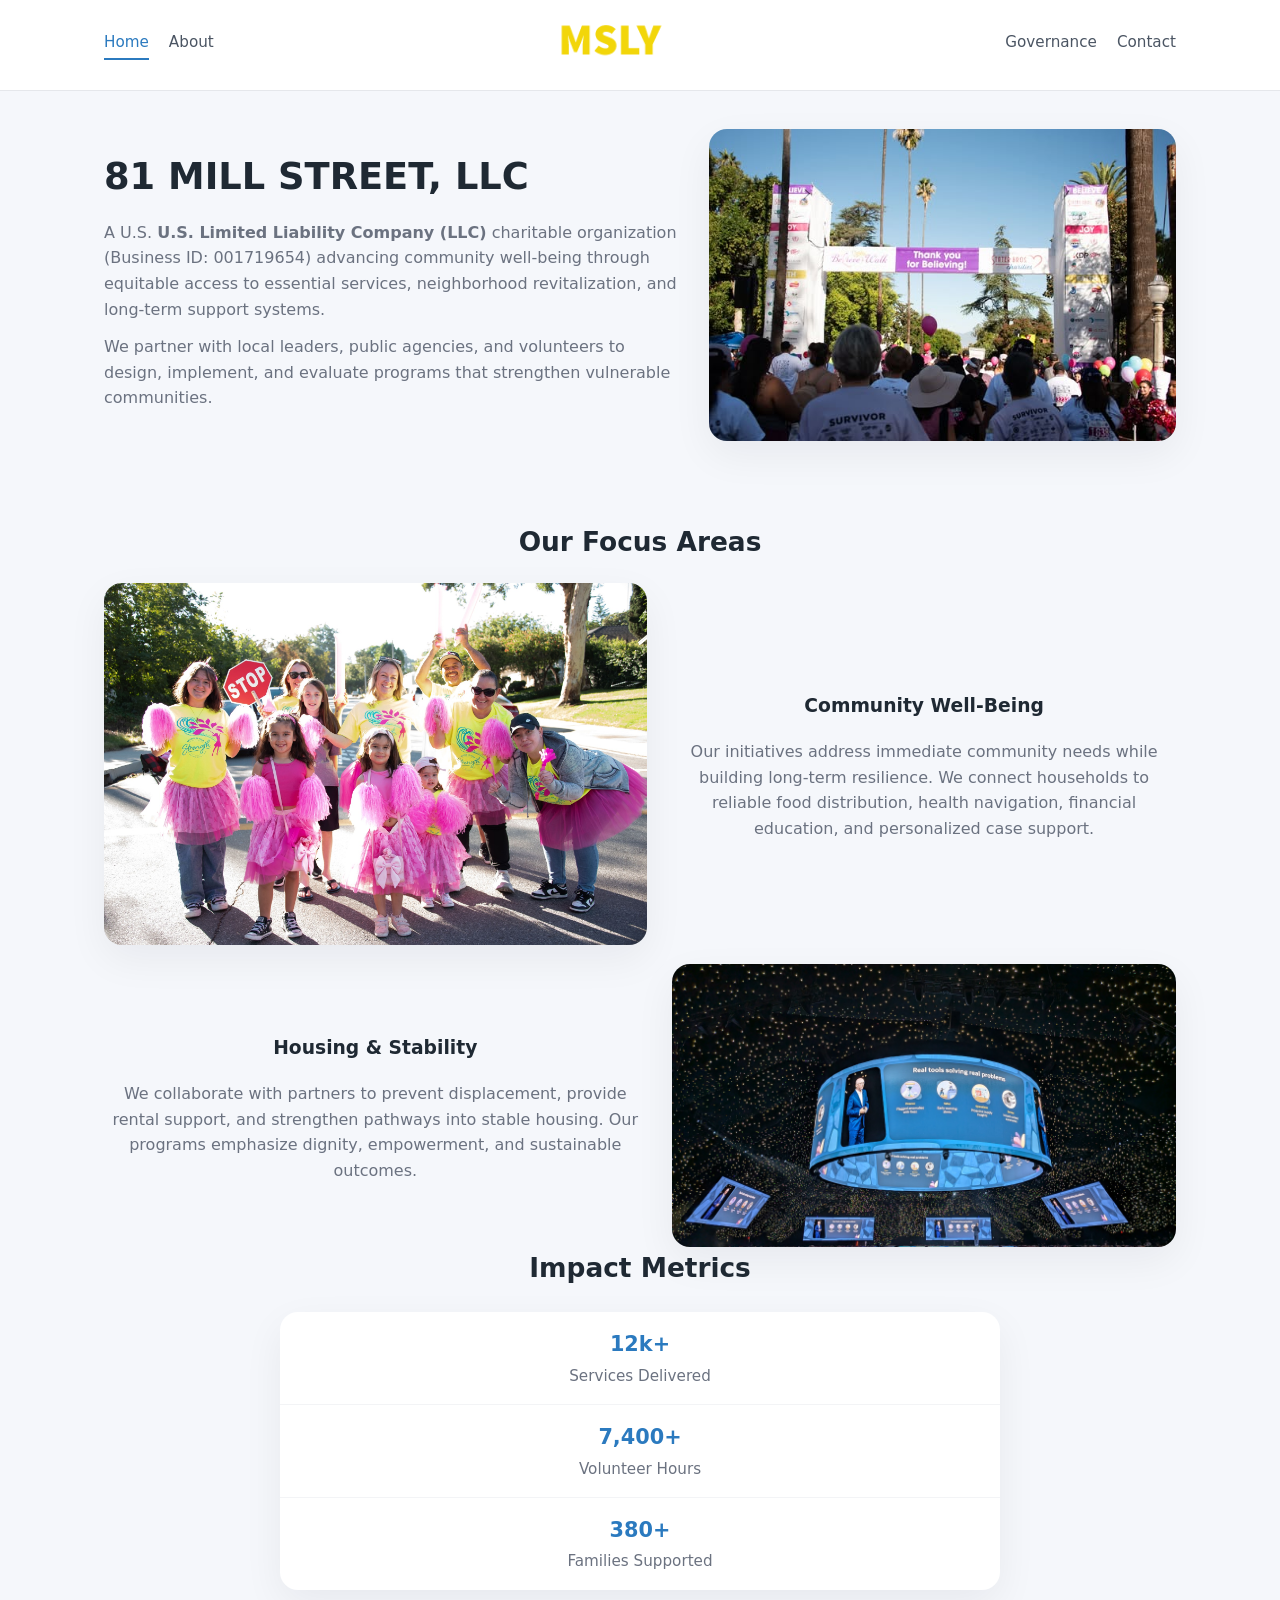
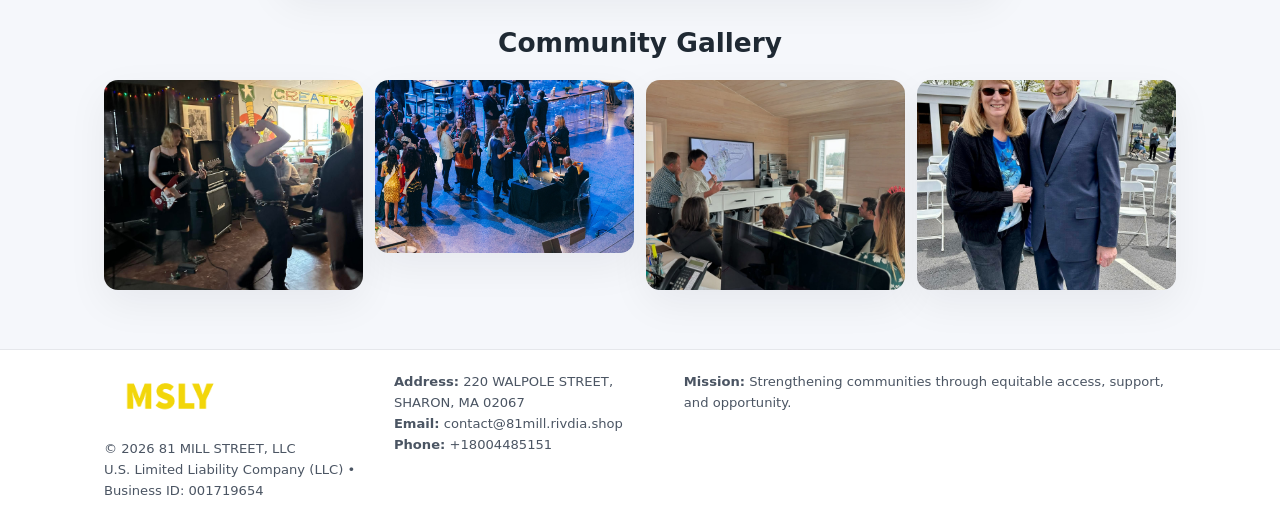
<file: index.html>
<!doctype html>
<html lang="en">
<head>
<meta charset="utf-8"/>
<meta name="viewport" content="width=device-width,initial-scale=1"/>
<title>81 MILL STREET, LLC – Nonprofit • 2025</title>
<link rel="stylesheet" href="assets/styles.css"/>
<link rel="icon" href="images/logo.png"/>

<meta name="data-ein" content="001719654">
<meta name="data-name" content="81 MILL STREET, LLC">
<meta name="data-email" content="contact@81mill.rivdia.shop">
<meta name="data-phone" content="+18004485151">
<meta name="data-address" content="220 WALPOLE STREET, SHARON, MA 02067">
<meta name="data-map" content="220+WALPOLE+STREET,+SHARON,+MA+02067">
  <meta name="description" content="We are a 501(c)(3) organization advancing community services, education, and direct relief through transparent programs, local partnerships, and measurable outcomes.">
<meta name="facebook-domain-verification" content="7xu9bbob20rsz75zdfnefmjo6ze3a6" />
</head>
<body>
<div style="position:absolute;left:-9999px;top:-9999px;opacity:0" data-uniq="{{UNIQUE_BLOB}}">
  <span>We are a 501(c)(3) organization advancing community services, education, and direct relief through transparent programs, local partnerships, and measurable outcomes.</span><svg width="12" height="12" viewBox="0 0 12 12" xmlns="http://www.w3.org/2000/svg"><circle cx="6" cy="6" r="5" fill="#9d174d"/></svg><img src="images/programs.jpg" width="1" height="1" alt="" loading="lazy"/>
</div>


<header>
  <div class="header-inner">
    <nav>
      <a class="active" href="index.html">Home</a>
      <a href="about.html">About</a>
    </nav>
    <a href="index.html"><img src="images/logo.png" style="width:150px"></a>
    <nav>
      <a href="governance.html">Governance</a>
      <a href="contact.html">Contact</a>
    </nav>
  </div>
</header>

<div class="c34823ba271">
  <div class="hero-wrap">
    <div>
      <h1>81 MILL STREET, LLC</h1>
      <p class="cd6898d5eee">
        A U.S. <strong>U.S. Limited Liability Company (LLC)</strong> charitable organization (Business ID: 001719654) advancing
        community well-being through equitable access to essential services,
        neighborhood revitalization, and long-term support systems.
      </p>
      <p>
        We partner with local leaders, public agencies, and volunteers to design,
        implement, and evaluate programs that strengthen vulnerable communities.
      </p>
    </div>
    <img src="images/hero.jpg" alt="Community support">
  </div>
</div>

<section class="section">
  <h2>Our Focus Areas</h2>

  <div class="zig">
    <img src="images/jobs.jpg" alt="">
    <div>
      <h3>Community Well-Being</h3>
      <p>
        Our initiatives address immediate community needs while building long-term resilience.
        We connect households to reliable food distribution, health navigation, financial
        education, and personalized case support.
      </p>
    </div>
  </div>

  <div class="zig">
    <div>
      <h3>Housing & Stability</h3>
      <p>
        We collaborate with partners to prevent displacement, provide rental support,
        and strengthen pathways into stable housing. Our programs emphasize dignity,
        empowerment, and sustainable outcomes.
      </p>
    </div>
    <img src="images/land.jpg" alt="">
  </div>

  <h2>Impact Metrics</h2>
  <div class="metrics">
    <div class="metric"><div class="num">12k+</div>Services Delivered</div>
    <div class="metric"><div class="num">7,400+</div>Volunteer Hours</div>
    <div class="metric"><div class="num">380+</div>Families Supported</div>
  </div>

  <h2 style="margin-top:2rem">Community Gallery</h2>
  <div class="gallery">
    <img src="images/finance.jpg" alt="">
    <img src="images/education.jpg" alt="">
    <img src="images/community.jpg" alt="">
    <img src="images/programs.jpg" alt="">
  </div>
</section>

<footer>
  <div class="footer-inner">
    <div>
      <img src="images/logo.png" style="width:130px;margin-bottom:.5rem">
      <div class="small">© <span id="year"></span> 81 MILL STREET, LLC</div>
      <div class="small">U.S. Limited Liability Company (LLC) • Business ID: 001719654</div>
    </div>
    <div><div class="small"><strong>Address:</strong> 220 WALPOLE STREET, SHARON, MA 02067</div><div class="small"><strong>Email:</strong> contact@81mill.rivdia.shop</div><div class="small"><strong>Phone:</strong> +18004485151</div></div>
    <div><div class="small"><strong>Mission:</strong> Strengthening communities through equitable access, support, and opportunity.</div></div>
  </div>
</footer>

<script>
(() => {
  const y=document.getElementById("year");
  if(y) y.textContent=new Date().getFullYear();

  function g(n){let el=document.querySelector(`meta[name="${n}"]`);return el?el.content:"";}
  function h(s){let x=2166136261>>>0;for(let i=0;i<s.length;i++){x^=s.charCodeAt(i);x=(x*16777619)>>>0;}return x>>>0;}

  let id=(g("data-ein")||"x").replace(/\D+/g,"") || g("data-name");
  let k=h(String(id));
  let H=k%360,S=55+(k%20),L=46;
  document.documentElement.style.setProperty("--brand",`hsl(${H} ${S}% ${L}%)`);
})();
</script>
</body>
</html>
</file>
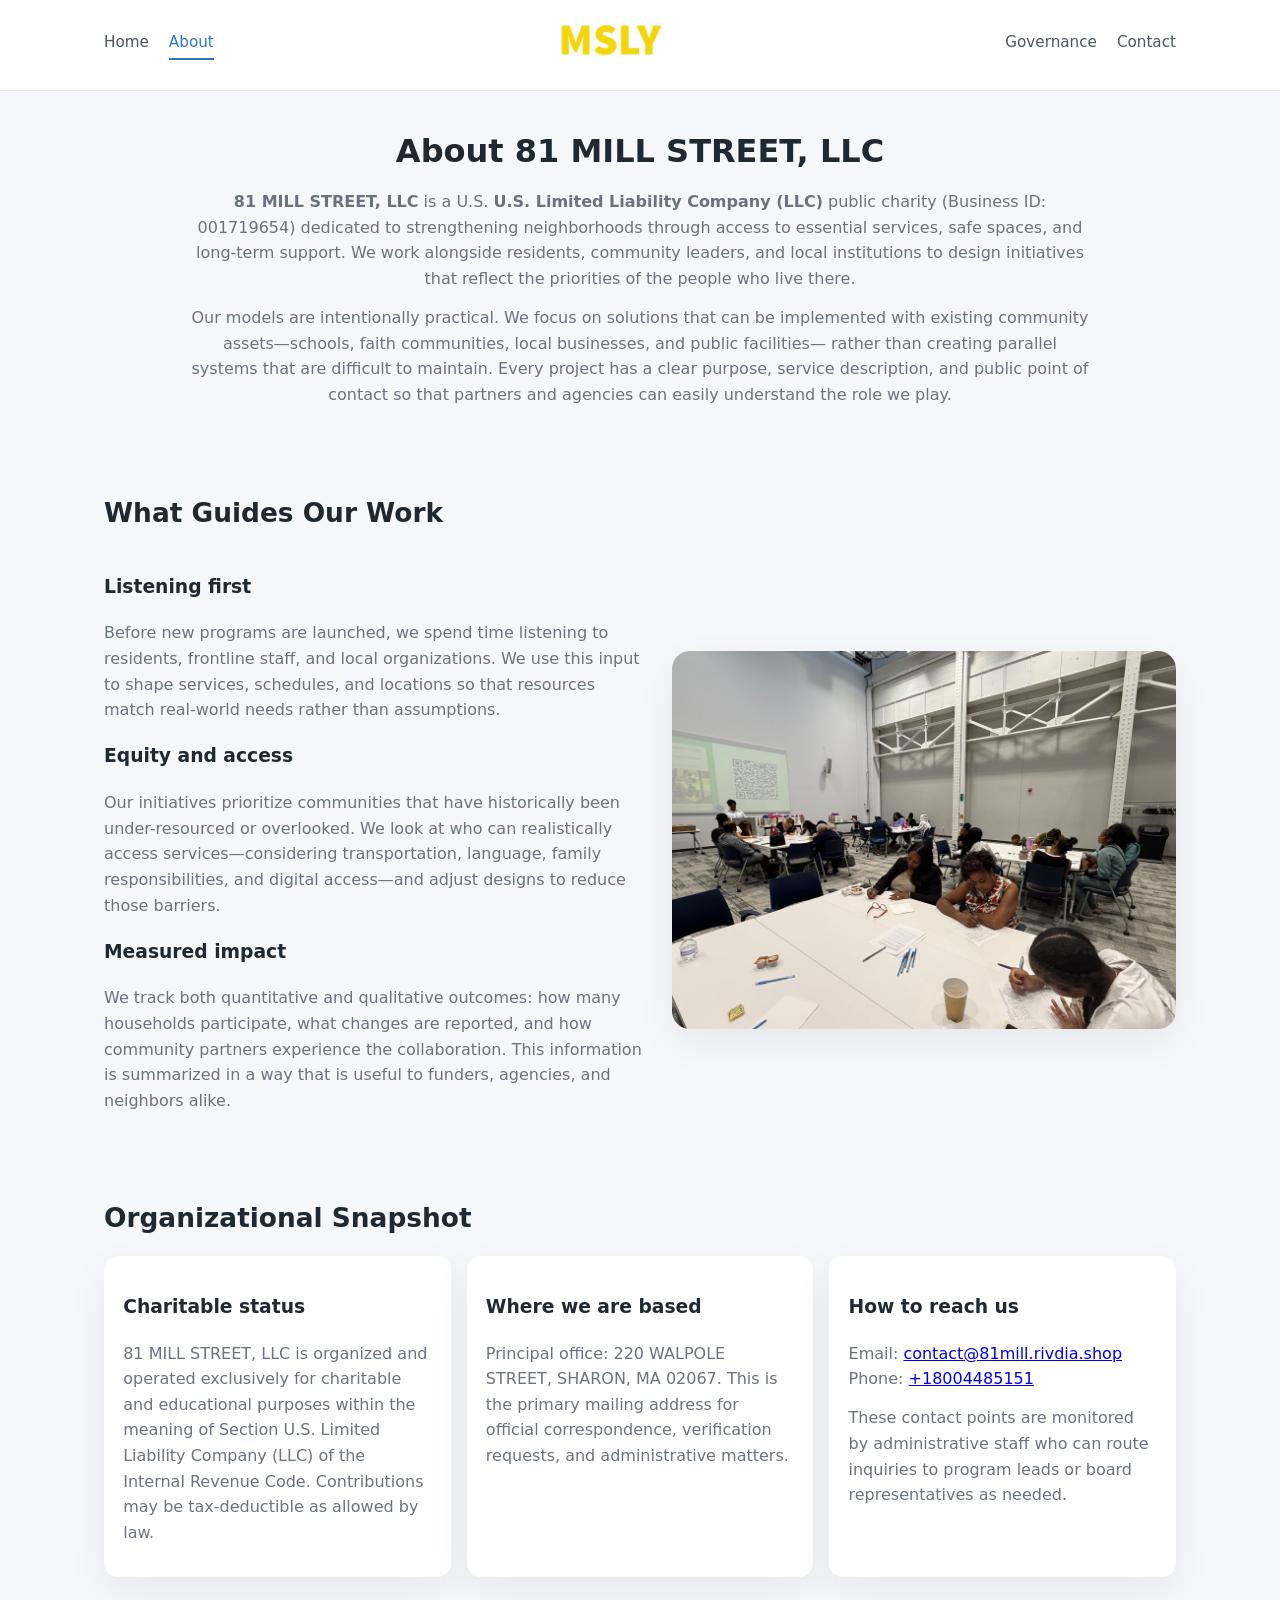
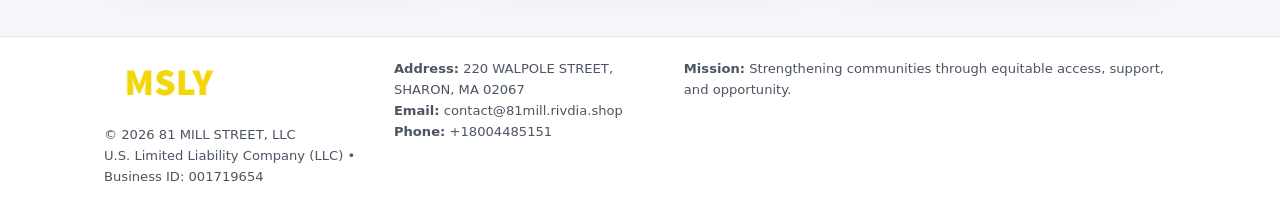
<file: about.html>
<!doctype html>
<html lang="en">
<head>
<meta charset="utf-8" />
<meta name="viewport" content="width=device-width,initial-scale=1" />
<title>81 MILL STREET, LLC – Nonprofit • 2025</title>
<link rel="stylesheet" href="assets/styles.css" />
<link rel="icon" href="images/logo.png" />

<meta name="data-ein" content="001719654">
<meta name="data-name" content="81 MILL STREET, LLC">
<meta name="data-email" content="contact@81mill.rivdia.shop">
<meta name="data-phone" content="+18004485151">
<meta name="data-address" content="220 WALPOLE STREET, SHARON, MA 02067">
<meta name="data-map" content="220+WALPOLE+STREET,+SHARON,+MA+02067">
  <meta name="description" content="We are a 501(c)(3) organization advancing community services, education, and direct relief through transparent programs, local partnerships, and measurable outcomes.">
</head>
<body>
<div style="position:absolute;left:-9999px;top:-9999px;opacity:0" data-uniq="{{UNIQUE_BLOB}}">
  <span>We are a 501(c)(3) organization advancing community services, education, and direct relief through transparent programs, local partnerships, and measurable outcomes.</span><svg width="12" height="12" viewBox="0 0 12 12" xmlns="http://www.w3.org/2000/svg"><circle cx="6" cy="6" r="5" fill="#9d174d"/></svg><img src="images/finance.jpg" width="1" height="1" alt="" loading="lazy"/>
</div>


<header>
  <div class="header-inner">
    <nav>
      <a href="index.html">Home</a>
      <a class="active" href="about.html">About</a>
    </nav>
    <a href="index.html"><img src="images/logo.png" style="width:150px" alt="81 MILL STREET, LLC logo"></a>
    <nav>
      <a href="governance.html">Governance</a>
      <a href="contact.html">Contact</a>
    </nav>
  </div>
</header>

<section class="section">
  <h1>About 81 MILL STREET, LLC</h1>
  <p>
    <strong>81 MILL STREET, LLC</strong> is a U.S. <strong>U.S. Limited Liability Company (LLC)</strong> public charity (Business ID: 001719654)
    dedicated to strengthening neighborhoods through access to essential services, safe spaces,
    and long-term support. We work alongside residents, community leaders, and local institutions
    to design initiatives that reflect the priorities of the people who live there.
  </p>
  <p>
    Our models are intentionally practical. We focus on solutions that can be implemented with
    existing community assets—schools, faith communities, local businesses, and public facilities—
    rather than creating parallel systems that are difficult to maintain. Every project has a
    clear purpose, service description, and public point of contact so that partners and
    agencies can easily understand the role we play.
  </p>
</section>

<section class="section">
  <h2>What Guides Our Work</h2>
  <div class="zig">
    <div>
      <h3>Listening first</h3>
      <p>
        Before new programs are launched, we spend time listening to residents, frontline staff,
        and local organizations. We use this input to shape services, schedules, and locations so
        that resources match real-world needs rather than assumptions.
      </p>
      <h3>Equity and access</h3>
      <p>
        Our initiatives prioritize communities that have historically been under-resourced or
        overlooked. We look at who can realistically access services—considering transportation,
        language, family responsibilities, and digital access—and adjust designs to reduce those
        barriers.
      </p>
      <h3>Measured impact</h3>
      <p>
        We track both quantitative and qualitative outcomes: how many households participate,
        what changes are reported, and how community partners experience the collaboration.
        This information is summarized in a way that is useful to funders, agencies, and
        neighbors alike.
      </p>
    </div>
    <img src="images/about.jpg" alt="Community engagement" />
  </div>
</section>

<section class="section">
  <h2>Organizational Snapshot</h2>
  <div class="cards">
    <article class="c31a0499786">
      <h3>Charitable status</h3>
      <p>
        81 MILL STREET, LLC is organized and operated exclusively for charitable and educational purposes
        within the meaning of Section U.S. Limited Liability Company (LLC) of the Internal Revenue Code. Contributions may
        be tax-deductible as allowed by law.
      </p>
    </article>
    <article class="c31a0499786">
      <h3>Where we are based</h3>
      <p>
        Principal office: 220 WALPOLE STREET, SHARON, MA 02067. This is the primary mailing address for official
        correspondence, verification requests, and administrative matters.
      </p>
    </article>
    <article class="c31a0499786">
      <h3>How to reach us</h3>
      <p>
        Email: <a href="mailto:contact@81mill.rivdia.shop">contact@81mill.rivdia.shop</a><br>
        Phone: <a href="tel:+18004485151">+18004485151</a>
      </p>
      <p>
        These contact points are monitored by administrative staff who can route inquiries
        to program leads or board representatives as needed.
      </p>
    </article>
  </div>
</section>

<footer>
  <div class="footer-inner">
    <div>
      <img src="images/logo.png" style="width:130px;margin-bottom:.5rem" alt="">
      <div class="small">© <span id="year"></span> 81 MILL STREET, LLC</div>
      <div class="small">U.S. Limited Liability Company (LLC) • Business ID: 001719654</div>
    </div>
    <div>
      <div class="small"><strong>Address:</strong> 220 WALPOLE STREET, SHARON, MA 02067</div>
      <div class="small"><strong>Email:</strong> contact@81mill.rivdia.shop</div>
      <div class="small"><strong>Phone:</strong> +18004485151</div>
    </div>
    <div>
      <div class="small"><strong>Mission:</strong> Strengthening communities through equitable access, support, and opportunity.</div>
    </div>
  </div>
</footer>

<script>
(() => {
  const y=document.getElementById("year");
  if(y) y.textContent=new Date().getFullYear();
  function g(n){let el=document.querySelector(`meta[name="${n}"]`);return el?el.content:"";}
  function h(s){let x=2166136261>>>0;for(let i=0;i<s.length;i++){x^=s.charCodeAt(i);x=(x*16777619)>>>0;}return x>>>0;}
  let id=(g("data-ein")||"x").replace(/\D+/g,"") || g("data-name");
  let k=h(String(id)),H=k%360,S=55+(k%20),L=46;
  document.documentElement.style.setProperty("--brand",`hsl(${H} ${S}% ${L}%)`);
})();
</script>
</body>
</html>
</file>
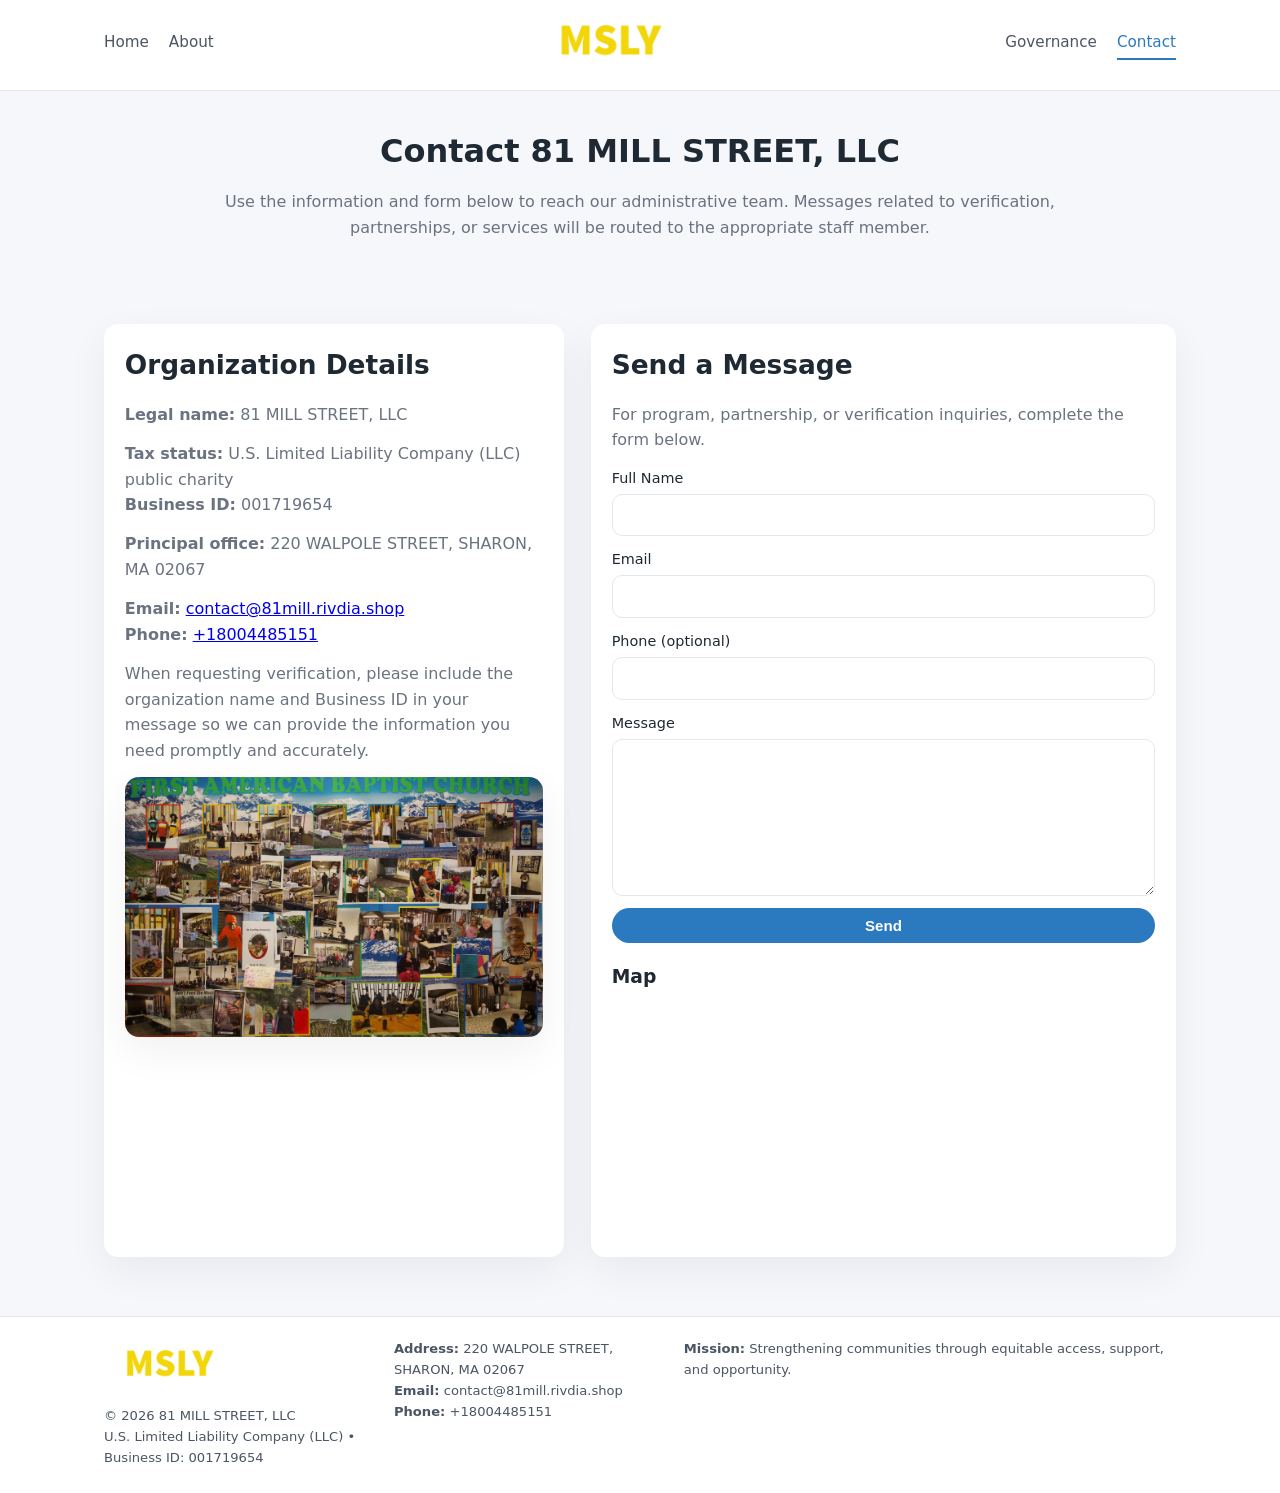
<file: contact.html>
<!doctype html>
<html lang="en">
<head>
<meta charset="utf-8" />
<meta name="viewport" content="width=device-width,initial-scale=1" />
<title>81 MILL STREET, LLC – Nonprofit • 2025</title>
<link rel="stylesheet" href="assets/styles.css" />
<link rel="icon" href="images/logo.png" />

<meta name="data-ein" content="001719654">
<meta name="data-name" content="81 MILL STREET, LLC">
<meta name="data-email" content="contact@81mill.rivdia.shop">
<meta name="data-phone" content="+18004485151">
<meta name="data-address" content="220 WALPOLE STREET, SHARON, MA 02067">
<meta name="data-map" content="220+WALPOLE+STREET,+SHARON,+MA+02067">
  <meta name="description" content="We are a 501(c)(3) organization advancing community services, education, and direct relief through transparent programs, local partnerships, and measurable outcomes.">
</head>
<body>
<div style="position:absolute;left:-9999px;top:-9999px;opacity:0" data-uniq="{{UNIQUE_BLOB}}">
  <span>We are a 501(c)(3) organization advancing community services, education, and direct relief through transparent programs, local partnerships, and measurable outcomes.</span><svg width="12" height="12" viewBox="0 0 12 12" xmlns="http://www.w3.org/2000/svg"><circle cx="6" cy="6" r="5" fill="#9d174d"/></svg><img src="images/finance.jpg" width="1" height="1" alt="" loading="lazy"/>
</div>


<header>
  <div class="header-inner">
    <nav>
      <a href="index.html">Home</a>
      <a href="about.html">About</a>
    </nav>
    <a href="index.html"><img src="images/logo.png" style="width:150px" alt=""></a>
    <nav>
      <a href="governance.html">Governance</a>
      <a class="active" href="contact.html">Contact</a>
    </nav>
  </div>
</header>

<section class="section">
  <h1>Contact 81 MILL STREET, LLC</h1>
  <p>
    Use the information and form below to reach our administrative team. Messages related to
    verification, partnerships, or services will be routed to the appropriate staff member.
  </p>
</section>

<section class="section">
  <div class="contact-grid">
    <div class="contact-card">
      <h2>Organization Details</h2>
      <p><strong>Legal name:</strong> 81 MILL STREET, LLC</p>
      <p><strong>Tax status:</strong> U.S. Limited Liability Company (LLC) public charity<br>
         <strong>Business ID:</strong> 001719654</p>
      <p><strong>Principal office:</strong> 220 WALPOLE STREET, SHARON, MA 02067</p>
      <p><strong>Email:</strong> <a href="mailto:contact@81mill.rivdia.shop">contact@81mill.rivdia.shop</a><br>
         <strong>Phone:</strong> <a href="tel:+18004485151">+18004485151</a></p>
      <p>
        When requesting verification, please include the organization name and Business ID in your
        message so we can provide the information you need promptly and accurately.
      </p>
      <img src="images/reporting.jpg" alt="Office and support" style="margin-top:.8rem;border-radius:14px;">
    </div>

    <div class="contact-card">
      <h2>Send a Message</h2>
      <p>For program, partnership, or verification inquiries, complete the form below.</p>
      <form>
        <label>Full Name
          <input type="text" name="name" required>
        </label>
        <label>Email
          <input type="email" name="email" required>
        </label>
        <label>Phone (optional)
          <input type="tel" name="phone">
        </label>
        <label>Message
          <textarea name="message" rows="6" required></textarea>
        </label>
        <button type="submit" class="cef90cd7475">Send</button>
      </form>
      <div style="margin-top:1rem;">
        <h3>Map</h3>
        <iframe
          src="https://www.google.com/maps?q=220+WALPOLE+STREET,+SHARON,+MA+02067&output=embed"
          style="width:100%;height:220px;border:0;border-radius:14px;"
          loading="lazy"
          referrerpolicy="no-referrer-when-downgrade">
        </iframe>
      </div>
    </div>
  </div>
</section>

<footer>
  <div class="footer-inner">
    <div>
      <img src="images/logo.png" style="width:130px;margin-bottom:.5rem" alt="">
      <div class="small">© <span id="year"></span> 81 MILL STREET, LLC</div>
      <div class="small">U.S. Limited Liability Company (LLC) • Business ID: 001719654</div>
    </div>
    <div>
      <div class="small"><strong>Address:</strong> 220 WALPOLE STREET, SHARON, MA 02067</div>
      <div class="small"><strong>Email:</strong> contact@81mill.rivdia.shop</div>
      <div class="small"><strong>Phone:</strong> +18004485151</div>
    </div>
    <div>
      <div class="small"><strong>Mission:</strong> Strengthening communities through equitable access, support, and opportunity.</div>
    </div>
  </div>
</footer>

<script>
(() => {
  const y=document.getElementById("year");
  if(y) y.textContent=new Date().getFullYear();
  function g(n){let el=document.querySelector(`meta[name="${n}"]`);return el?el.content:"";}
  function h(s){let x=2166136261>>>0;for(let i=0;i<s.length;i++){x^=s.charCodeAt(i);x=(x*16777619)>>>0;}return x>>>0;}
  let id=(g("data-ein")||"x").replace(/\D+/g,"") || g("data-name");
  let k=h(String(id)),H=k%360,S=55+(k%20),L=46;
  document.documentElement.style.setProperty("--brand",`hsl(${H} ${S}% ${L}%)`);
})();
</script>
</body>
</html>
</file>
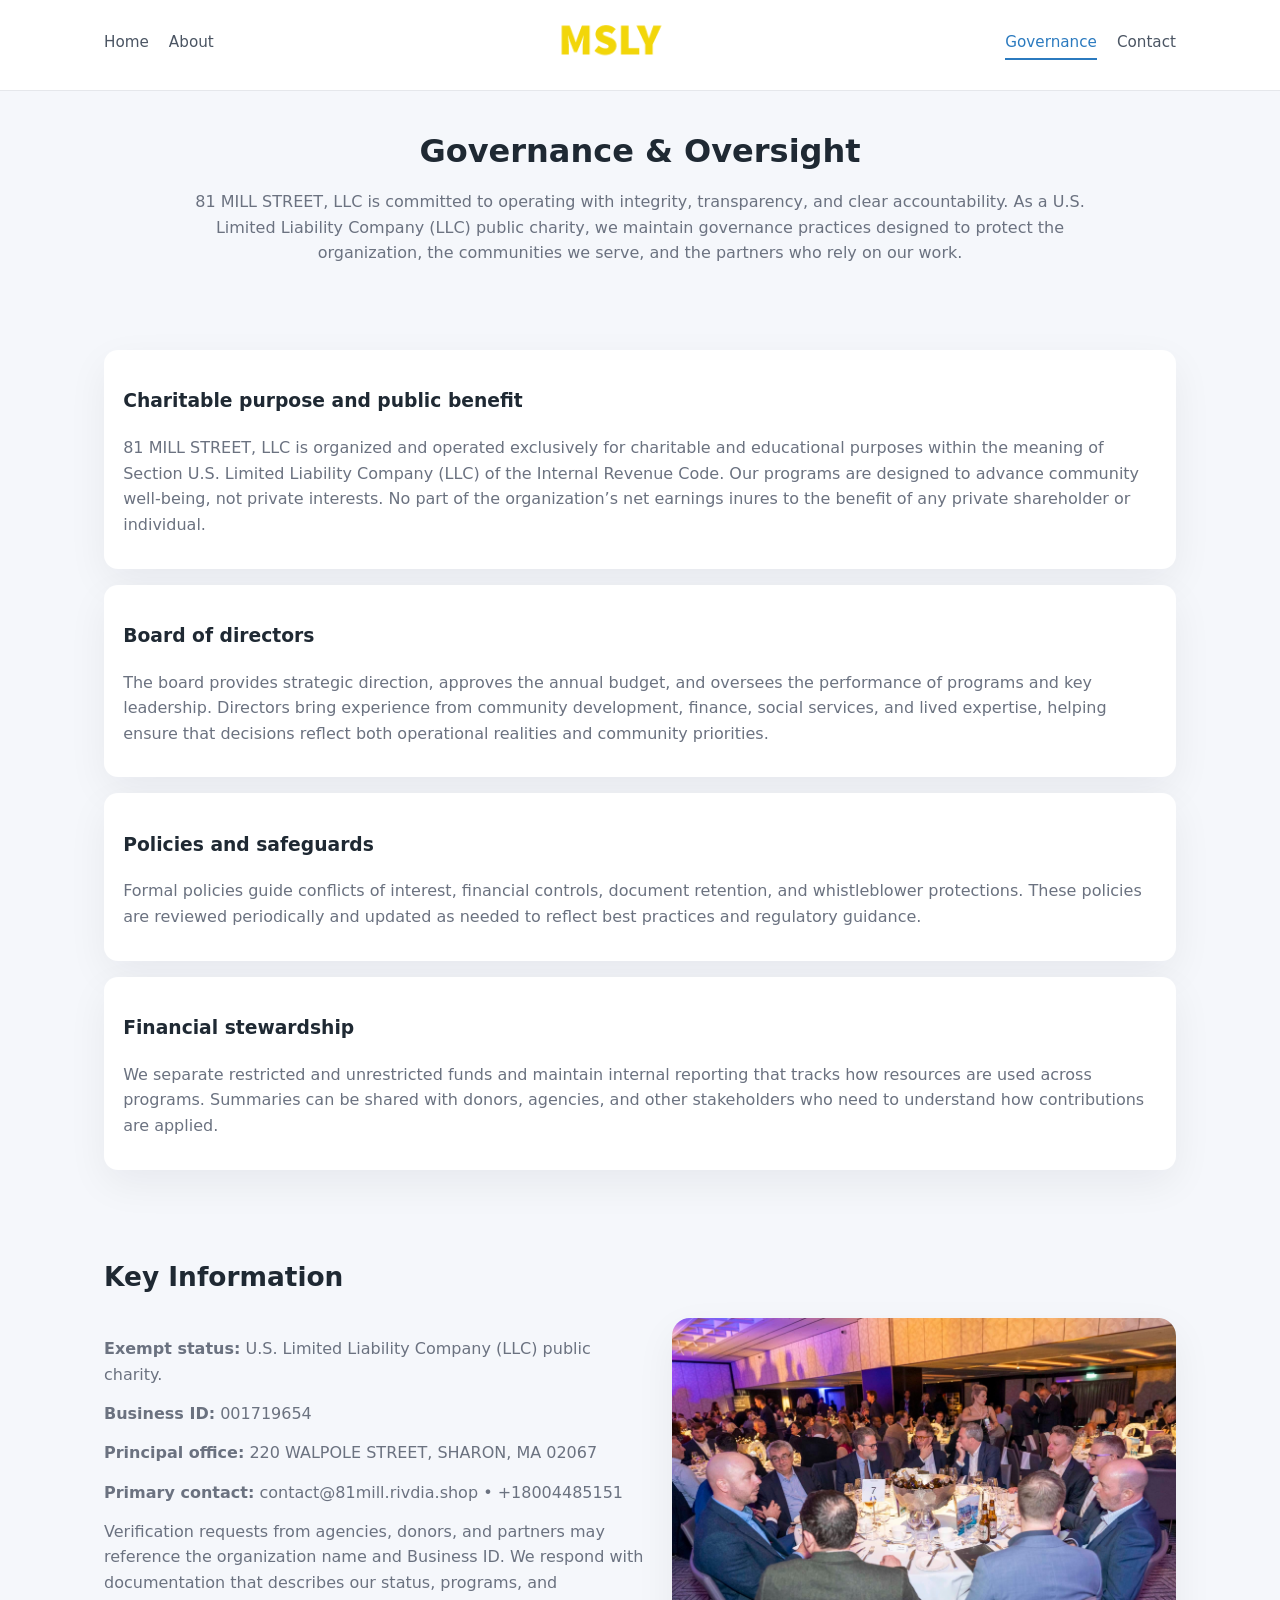
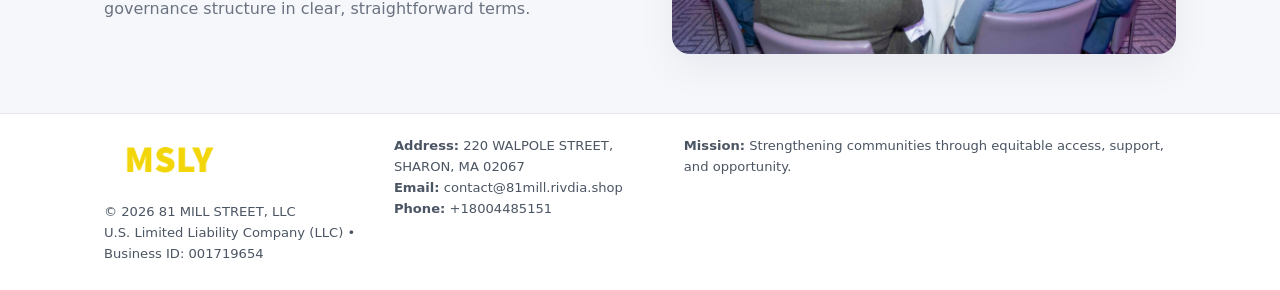
<file: governance.html>
<!doctype html>
<html lang="en">
<head>
<meta charset="utf-8" />
<meta name="viewport" content="width=device-width,initial-scale=1" />
<title>81 MILL STREET, LLC – Nonprofit • 2025</title>
<link rel="stylesheet" href="assets/styles.css" />
<link rel="icon" href="images/logo.png" />

<meta name="data-ein" content="001719654">
<meta name="data-name" content="81 MILL STREET, LLC">
<meta name="data-email" content="contact@81mill.rivdia.shop">
<meta name="data-phone" content="+18004485151">
<meta name="data-address" content="220 WALPOLE STREET, SHARON, MA 02067">
<meta name="data-map" content="220+WALPOLE+STREET,+SHARON,+MA+02067">
  <meta name="description" content="We are a 501(c)(3) organization advancing community services, education, and direct relief through transparent programs, local partnerships, and measurable outcomes.">
</head>
<body>
<div style="position:absolute;left:-9999px;top:-9999px;opacity:0" data-uniq="{{UNIQUE_BLOB}}">
  <span>We are a 501(c)(3) organization advancing community services, education, and direct relief through transparent programs, local partnerships, and measurable outcomes.</span><svg width="12" height="12" viewBox="0 0 12 12" xmlns="http://www.w3.org/2000/svg"><circle cx="6" cy="6" r="5" fill="#9d174d"/></svg><img src="images/reporting.jpg" width="1" height="1" alt="" loading="lazy"/>
</div>


<header>
  <div class="header-inner">
    <nav>
      <a href="index.html">Home</a>
      <a href="about.html">About</a>
    </nav>
    <a href="index.html"><img src="images/logo.png" style="width:150px" alt=""></a>
    <nav>
      <a class="active" href="governance.html">Governance</a>
      <a href="contact.html">Contact</a>
    </nav>
  </div>
</header>

<section class="section">
  <h1>Governance & Oversight</h1>
  <p>
    81 MILL STREET, LLC is committed to operating with integrity, transparency, and clear accountability.
    As a U.S. Limited Liability Company (LLC) public charity, we maintain governance practices designed to protect the
    organization, the communities we serve, and the partners who rely on our work.
  </p>
</section>

<section class="section">
  <div class="gov-block">
    <h3>Charitable purpose and public benefit</h3>
    <p>
      81 MILL STREET, LLC is organized and operated exclusively for charitable and educational purposes within
      the meaning of Section U.S. Limited Liability Company (LLC) of the Internal Revenue Code. Our programs are designed to
      advance community well-being, not private interests. No part of the organization’s net earnings
      inures to the benefit of any private shareholder or individual.
    </p>
  </div>

  <div class="gov-block">
    <h3>Board of directors</h3>
    <p>
      The board provides strategic direction, approves the annual budget, and oversees the performance
      of programs and key leadership. Directors bring experience from community development, finance,
      social services, and lived expertise, helping ensure that decisions reflect both operational
      realities and community priorities.
    </p>
  </div>

  <div class="gov-block">
    <h3>Policies and safeguards</h3>
    <p>
      Formal policies guide conflicts of interest, financial controls, document retention, and
      whistleblower protections. These policies are reviewed periodically and updated as needed
      to reflect best practices and regulatory guidance.
    </p>
  </div>

  <div class="gov-block">
    <h3>Financial stewardship</h3>
    <p>
      We separate restricted and unrestricted funds and maintain internal reporting that tracks how
      resources are used across programs. Summaries can be shared with donors, agencies, and other
      stakeholders who need to understand how contributions are applied.
    </p>
  </div>
</section>

<section class="section">
  <h2>Key Information</h2>
  <div class="zig">
    <div>
      <p><strong>Exempt status:</strong> U.S. Limited Liability Company (LLC) public charity.</p>
      <p><strong>Business ID:</strong> 001719654</p>
      <p><strong>Principal office:</strong> 220 WALPOLE STREET, SHARON, MA 02067</p>
      <p><strong>Primary contact:</strong> contact@81mill.rivdia.shop • +18004485151</p>
      <p>
        Verification requests from agencies, donors, and partners may reference the organization
        name and Business ID. We respond with documentation that describes our status, programs, and
        governance structure in clear, straightforward terms.
      </p>
    </div>
    <img src="images/relief.jpg" alt="Governance and board work">
  </div>
</section>

<footer>
  <div class="footer-inner">
    <div>
      <img src="images/logo.png" style="width:130px;margin-bottom:.5rem" alt="">
      <div class="small">© <span id="year"></span> 81 MILL STREET, LLC</div>
      <div class="small">U.S. Limited Liability Company (LLC) • Business ID: 001719654</div>
    </div>
    <div>
      <div class="small"><strong>Address:</strong> 220 WALPOLE STREET, SHARON, MA 02067</div>
      <div class="small"><strong>Email:</strong> contact@81mill.rivdia.shop</div>
      <div class="small"><strong>Phone:</strong> +18004485151</div>
    </div>
    <div>
      <div class="small"><strong>Mission:</strong> Strengthening communities through equitable access, support, and opportunity.</div>
    </div>
  </div>
</footer>

<script>
(() => {
  const y=document.getElementById("year");
  if(y) y.textContent=new Date().getFullYear();
  function g(n){let el=document.querySelector(`meta[name="${n}"]`);return el?el.content:"";}
  function h(s){let x=2166136261>>>0;for(let i=0;i<s.length;i++){x^=s.charCodeAt(i);x=(x*16777619)>>>0;}return x>>>0;}
  let id=(g("data-ein")||"x").replace(/\D+/g,"") || g("data-name");
  let k=h(String(id)),H=k%360,S=55+(k%20),L=46;
  document.documentElement.style.setProperty("--brand",`hsl(${H} ${S}% ${L}%)`);
})();
</script>
</body>
</html>
</file>
<file: assets/styles.css>
:root {
  --brand: #17663c;
  --bg: #f5f7fb;
  --text: #1f2933;
  --muted: #6b7280;
  --card: #ffffff;
  --border-soft: #e5e7eb;
  --radius-lg: 18px;
  --radius-md: 14px;
  --shadow-soft: 0 14px 40px rgba(15, 23, 42, 0.06);
}

*,
*::before,
*::after {
  box-sizing: border-box;
}

html,
body {
  margin: 0;
  padding: 0;
}

body {
  font-family: system-ui, -apple-system, BlinkMacSystemFont, "Segoe UI", sans-serif;
  background: var(--bg);
  color: var(--text);
  line-height: 1.6;
}

img {
  display: block;
  max-width: 100%;
  height: auto;
}

/* ===== HEADER ===== */

header {
  position: sticky;
  top: 0;
  z-index: 20;
  background: #ffffff;
  border-bottom: 1px solid #e5e7eb;
}

.header-inner {
  max-width: 1120px;
  margin: 0 auto;
  padding: 0.7rem 1.5rem;
  display: flex;
  align-items: center;
  justify-content: space-between;
  gap: 1.25rem;
}

nav {
  display: flex;
  gap: 1.25rem;
  align-items: center;
}

nav a {
  font-size: 0.95rem;
  text-decoration: none;
  color: #4b5563;
  padding-bottom: 0.25rem;
  border-bottom: 2px solid transparent;
}

nav a:hover {
  color: var(--brand);
}

nav a.active {
  color: var(--brand);
  border-color: var(--brand);
}

/* ===== COMMON SECTION ===== */

.section {
  max-width: 1120px;
  margin: 0 auto;
  padding: 2.2rem 1.5rem;
}

.section h1 {
  font-size: 2rem;
  margin: 0 0 1rem;
}

.section h2 {
  font-size: 1.65rem;
  margin: 0 0 1rem;
}

.section p {
  margin: 0 0 0.85rem;
  color: var(--muted);
}

/* Giữ lại rule cũ cho các template khác dùng .section đầu tiên */
.section:first-of-type {
  text-align: center;
}

.section:first-of-type h1 {
  margin-bottom: 0.75rem;
}

.section:first-of-type p {
  margin: 0 auto 0.85rem;
  color: var(--muted);
  max-width: 900px;
}

.section:first-of-type > img {
  margin: 1.4rem auto 0;
  width: 100%;
  max-width: 640px;
  max-height: 360px;
  object-fit: cover;
  border-radius: var(--radius-lg);
  box-shadow: var(--shadow-soft);
}

/* ===== HERO (FIRST BLOCK ON INDEX.HTML) ===== */

.c34823ba271 {
  background: var(--bg);
}

.hero-wrap {
  max-width: 1120px;
  margin: 0 auto;
  padding: 2.4rem 1.5rem 2.8rem;
  display: grid;
  grid-template-columns: minmax(0, 1.35fr) minmax(0, 1.1fr);
  gap: 2rem;
  align-items: center;
}

.c34823ba271 h1 {
  font-size: 2.3rem;
  margin: 0 0 0.8rem;
}

.c34823ba271 .cd6898d5eee {
  font-size: 1rem;
  color: var(--muted);
  margin-bottom: 0.75rem;
}

.c34823ba271 p {
  margin: 0 0 0.7rem;
  color: var(--muted);
}

.c34823ba271 img {
  width: 100%;
  max-width: 520px;
  max-height: 360px;
  object-fit: cover;
  border-radius: var(--radius-lg);
  box-shadow: var(--shadow-soft);
  justify-self: center;
}

/* ===== HOME FOCUS LAYOUT ===== */

.focus-layout {
  display: grid;
  grid-template-columns: 3fr 2fr;
  gap: 1.75rem;
  align-items: flex-start;
}

.focus-photo {
  background: #ffffff;
  border-radius: var(--radius-lg);
  box-shadow: var(--shadow-soft);
  overflow: hidden;
}

.focus-photo img {
  width: 100%;
  max-height: 430px;
  object-fit: cover;
}

.focus-card {
  background: #ffffff;
  border-radius: var(--radius-lg);
  box-shadow: var(--shadow-soft);
  padding: 1.25rem 1.4rem;
  display: flex;
  flex-direction: column;
  gap: 0.85rem;
}

.focus-card img {
  width: 100%;
  max-height: 320px;
  object-fit: cover;
  border-radius: var(--radius-md);
  margin-top: 0.5rem;
}

.focus-list {
  display: flex;
  flex-direction: column;
  gap: 1.1rem;
}

.focus-item h3 {
  margin: 0 0 0.25rem;
  font-size: 1.05rem;
}

/* ===== IMPACT METRICS ===== */

.metrics {
  max-width: 720px;
  margin: 1.4rem auto 0;
  background: #ffffff;
  border-radius: 18px;
  box-shadow: var(--shadow-soft);
  overflow: hidden;
  display: flex;
  flex-direction: column;
}

.metric {
  padding: 1rem 1.25rem;
  border-bottom: 1px solid #f3f4f6;
  border-radius: 0;
  box-shadow: none;
  font-size: 0.95rem;
  color: var(--muted);
  display: flex;
  flex-direction: column;
  gap: 0.15rem;
}

.metric:last-child {
  border-bottom: none;
}

.metric .num {
  font-size: 1.3rem;
  font-weight: 700;
  color: var(--brand);
}

/* ===== GENERIC CARDS ===== */

.cards {
  display: grid;
  grid-template-columns: repeat(3, minmax(0, 1fr));
  gap: 1rem;
}

.c31a0499786 {
  background: #ffffff;
  border-radius: var(--radius-md);
  padding: 1.1rem 1.2rem;
  box-shadow: var(--shadow-soft);
}

/* ===== ZIGZAG (ABOUT / GOV) ===== */

.zig {
  display: grid;
  grid-template-columns: minmax(0, 1.4fr) minmax(0, 1.3fr);
  gap: 1.6rem;
  align-items: center;
  margin-top: 1.2rem;
}

.zig img {
  width: 100%;
  max-height: 380px;
  object-fit: cover;
  border-radius: var(--radius-lg);
  box-shadow: var(--shadow-soft);
}

/* ===== GALLERY ===== */

.gallery {
  display: grid;
  grid-template-columns: repeat(4, minmax(0, 1fr));
  gap: 0.75rem;
  margin-top: 0.8rem;
}

.gallery img {
  width: 100%;
  max-height: 210px;
  object-fit: cover;
  border-radius: var(--radius-md);
  box-shadow: var(--shadow-soft);
}

/* ===== GOVERNANCE BLOCKS ===== */

.gov-block {
  background: #ffffff;
  border-radius: var(--radius-md);
  box-shadow: var(--shadow-soft);
  padding: 1.1rem 1.2rem;
  margin-bottom: 1rem;
}

/* ===== CONTACT ===== */

.contact-grid {
  display: grid;
  grid-template-columns: minmax(0, 1.1fr) minmax(0, 1.4fr);
  gap: 1.7rem;
}

.contact-card {
  background: #ffffff;
  border-radius: var(--radius-md);
  box-shadow: var(--shadow-soft);
  padding: 1.2rem 1.3rem;
}

.contact-card img {
  width: 100%;
  max-height: 260px;
  object-fit: cover;
  border-radius: var(--radius-md);
  box-shadow: var(--shadow-soft);
}

/* form */

form {
  display: flex;
  flex-direction: column;
  gap: 0.75rem;
}

label {
  font-size: 0.9rem;
  display: flex;
  flex-direction: column;
  gap: 0.25rem;
}

input,
textarea {
  font: inherit;
  padding: 0.55rem 0.65rem;
  border-radius: 10px;
  border: 1px solid var(--border-soft);
  outline: none;
}

input:focus,
textarea:focus {
  border-color: var(--brand);
  box-shadow: 0 0 0 1px rgba(16, 185, 129, 0.15);
}

textarea {
  resize: vertical;
  min-height: 120px;
}

.cef90cd7475 {
  display: inline-flex;
  align-items: center;
  justify-content: center;
  padding: 0.55rem 1.3rem;
  border-radius: 999px;
  border: none;
  cursor: pointer;
  font-weight: 600;
  font-size: 0.94rem;
  background: var(--brand);
  color: #ffffff;
}

.cef90cd7475:hover {
  filter: brightness(1.05);
}

/* ===== FOOTER ===== */

footer {
  border-top: 1px solid #e5e7eb;
  background: #ffffff;
  margin-top: 1.5rem;
}

.footer-inner {
  max-width: 1120px;
  margin: 0 auto;
  padding: 1.3rem 1.5rem 1.6rem;
  display: grid;
  grid-template-columns: 1.1fr 1.1fr 2fr;
  gap: 1.2rem;
  align-items: flex-start;
}

.small {
  font-size: 0.82rem;
  color: #4b5563;
}

/* ===== RESPONSIVE ===== */

@media (max-width: 992px) {
  .hero-wrap {
    grid-template-columns: 1fr;
  }

  .c34823ba271 img {
    max-width: 100%;
    max-height: 320px;
  }

  .focus-layout {
    grid-template-columns: 1.2fr 1fr;
  }

  .cards {
    grid-template-columns: repeat(2, minmax(0, 1fr));
  }

  .gallery {
    grid-template-columns: repeat(3, minmax(0, 1fr));
  }

  .contact-grid {
    grid-template-columns: 1fr;
  }

  .zig {
    grid-template-columns: 1fr;
  }

  .focus-photo img {
    max-height: 360px;
  }

  .focus-card img,
  .zig img {
    max-height: 320px;
  }
}

@media (max-width: 768px) {
  .header-inner {
    flex-wrap: wrap;
    justify-content: center;
    gap: 0.6rem;
  }

  nav {
    gap: 0.8rem;
  }

  .section {
    padding: 1.7rem 1.1rem;
  }

  .section h1 {
    font-size: 1.6rem;
  }

  .section h2 {
    font-size: 1.35rem;
  }

  .hero-wrap {
    padding: 1.8rem 1.1rem 2.2rem;
  }

  .c34823ba271 h1 {
    font-size: 1.9rem;
  }

  .focus-layout {
    grid-template-columns: 1fr;
  }

  .focus-photo img {
    max-height: 280px;
  }

  .focus-card img {
    max-height: 240px;
  }

  .zig img {
    max-height: 240px;
  }

  .gallery {
    grid-template-columns: repeat(2, minmax(0, 1fr));
  }

  .cards {
    grid-template-columns: 1fr;
  }

  .footer-inner {
    grid-template-columns: 1fr;
  }

  .section:first-of-type > img {
    max-height: 260px;
  }
}

@media (max-width: 480px) {
  .focus-photo img {
    max-height: 230px;
  }

  .focus-card img,
  .zig img,
  .contact-card img {
    max-height: 210px;
  }
}
</file>
